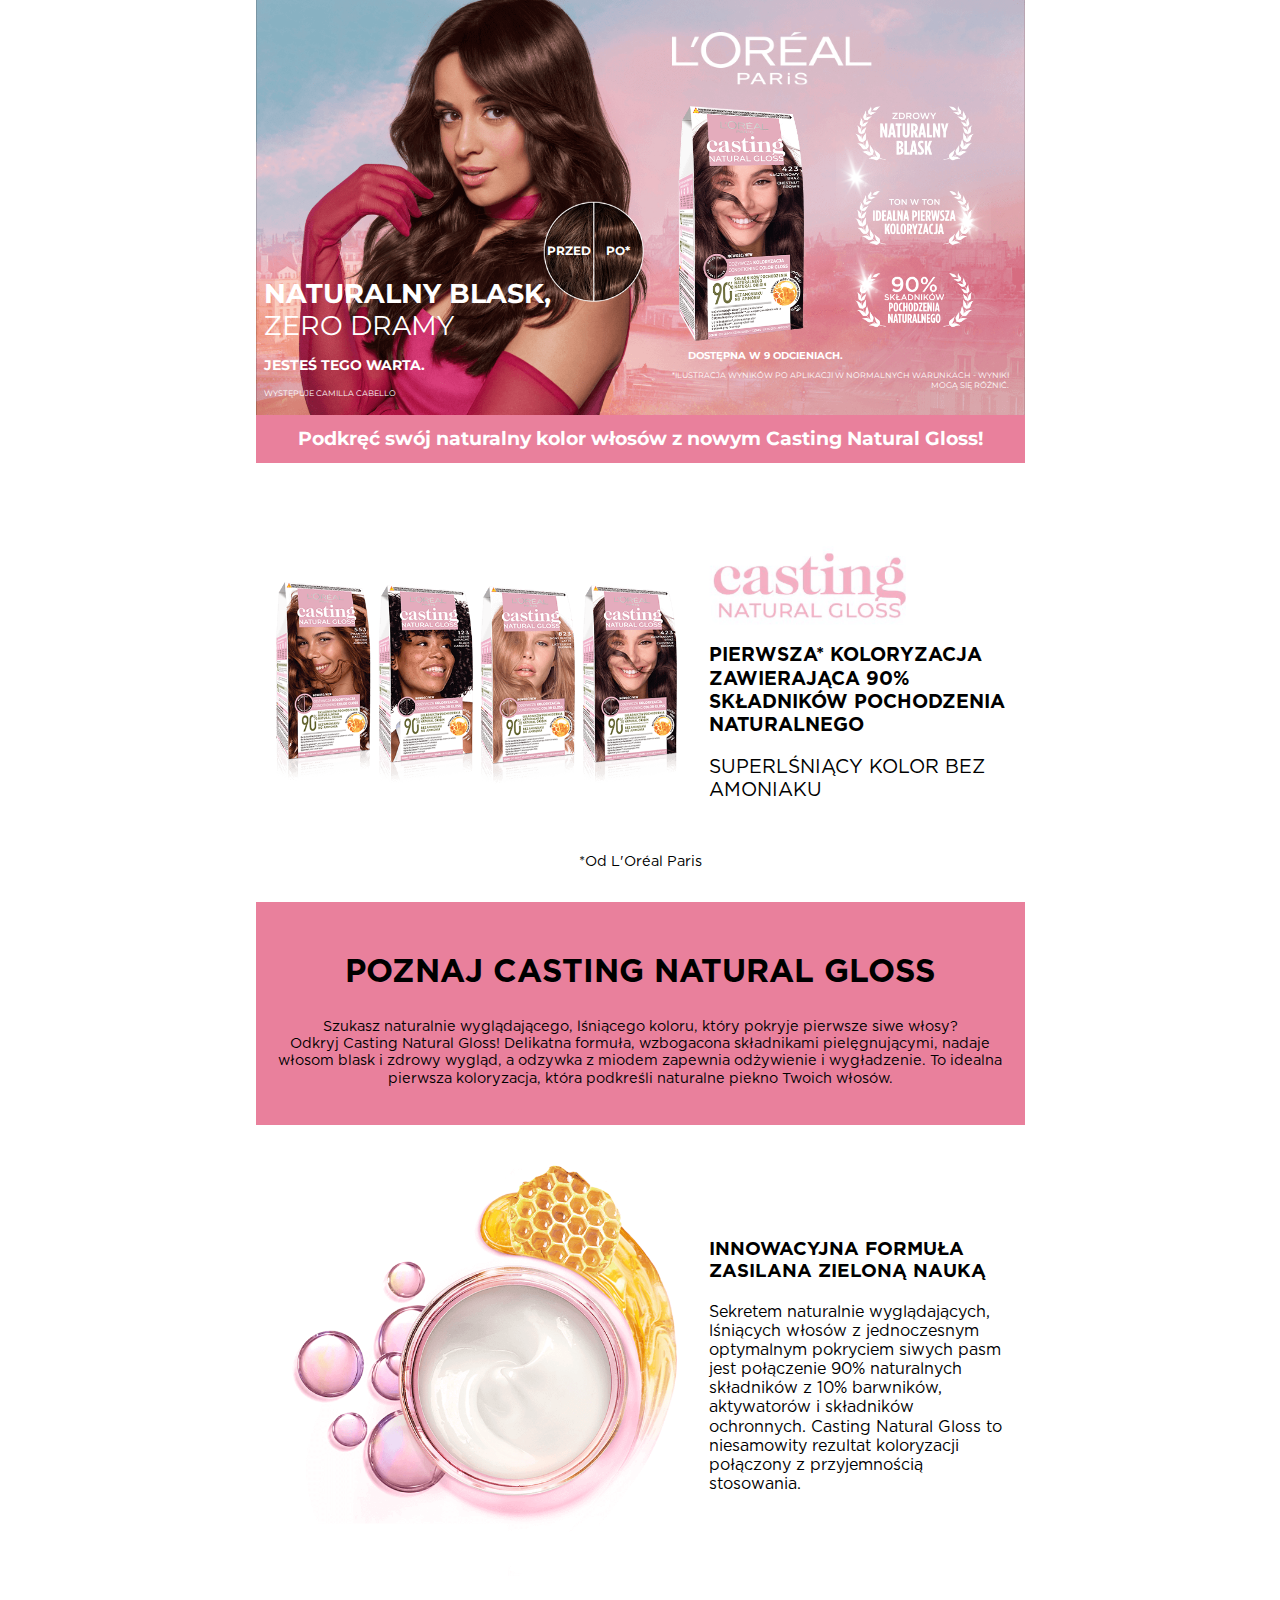
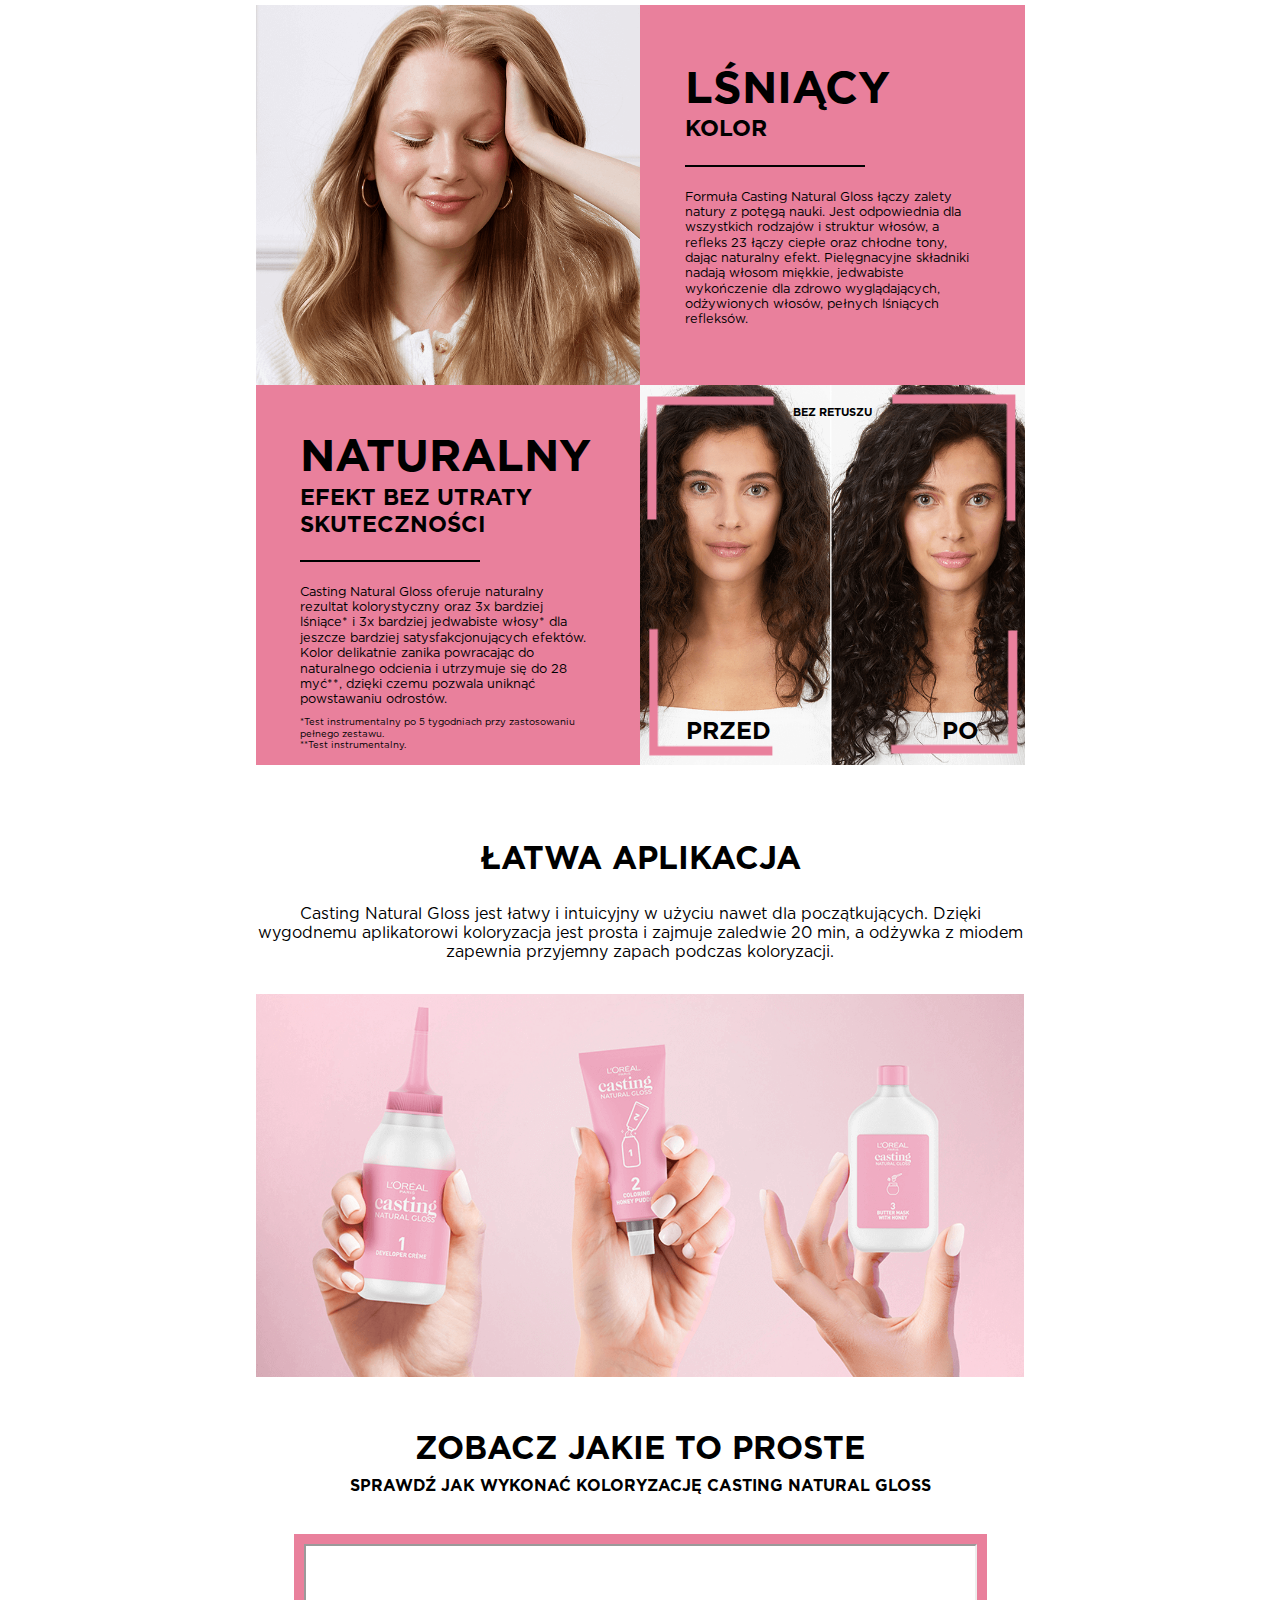
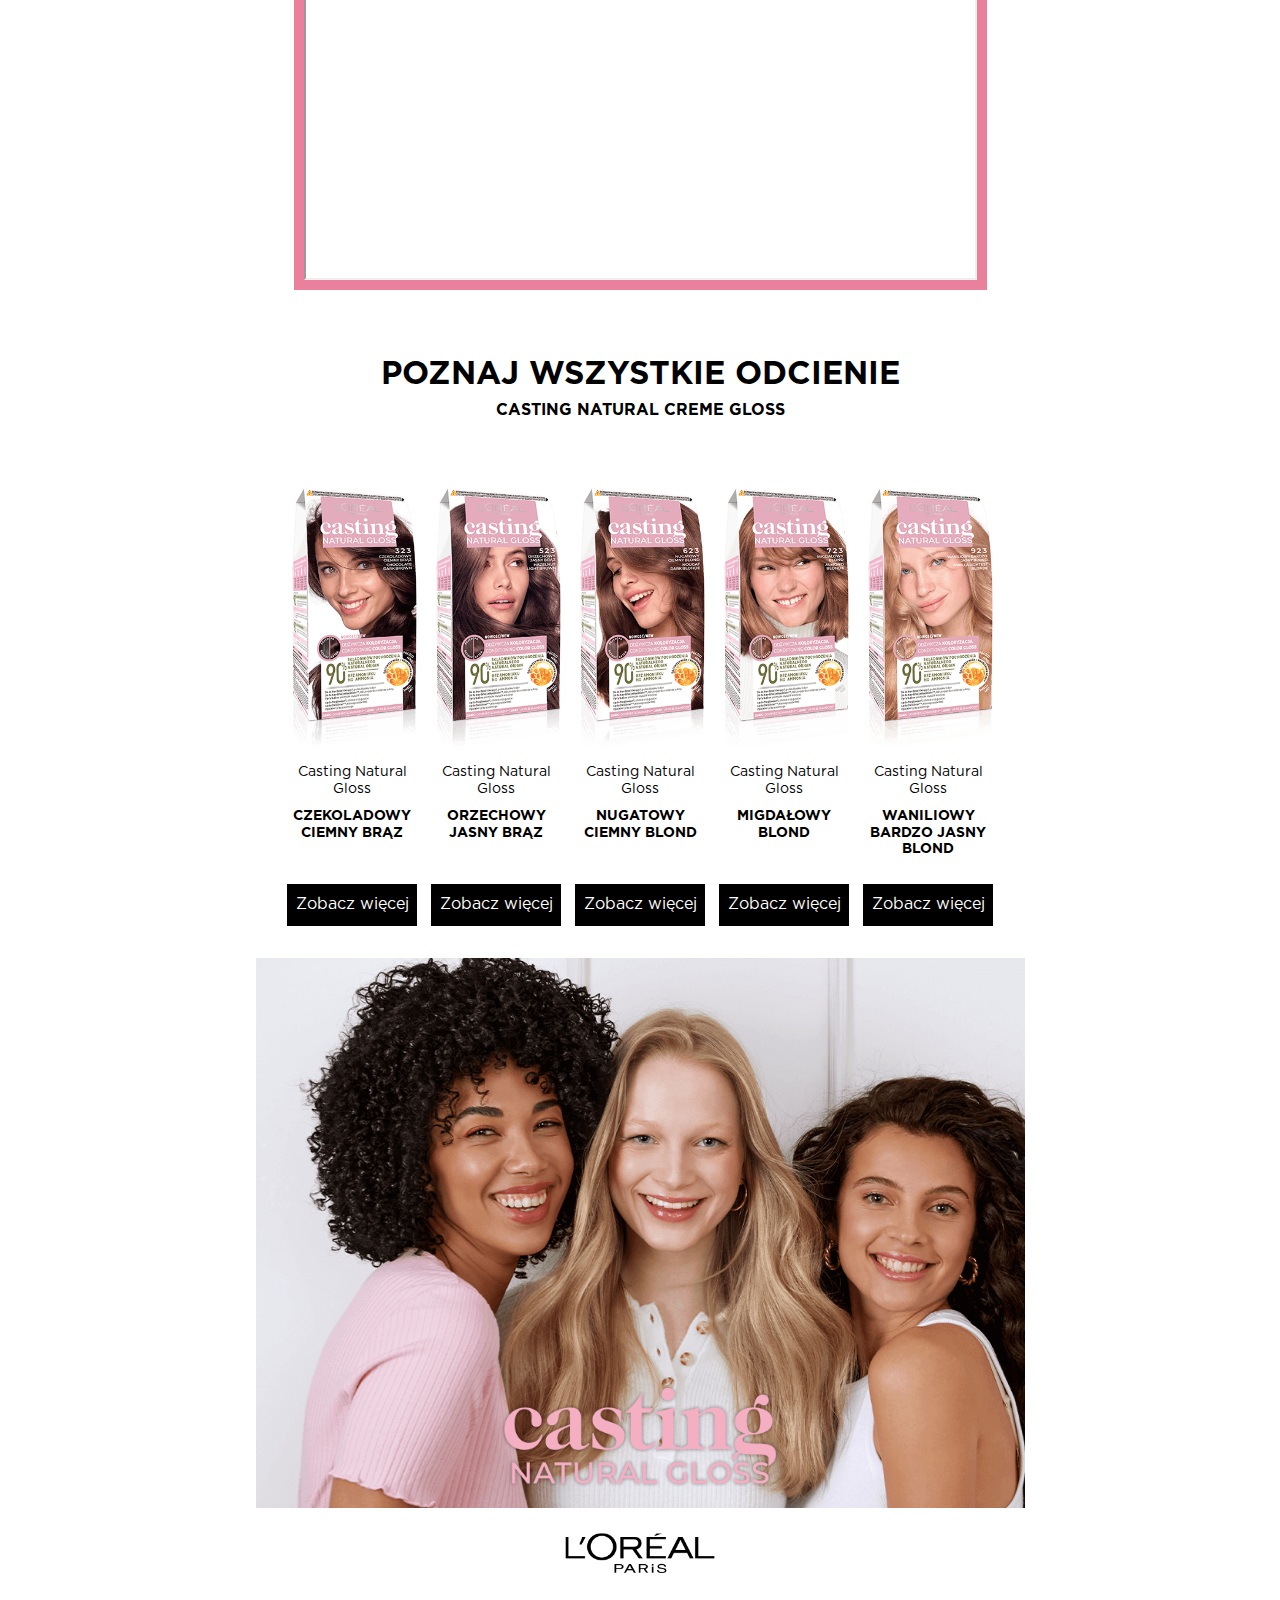
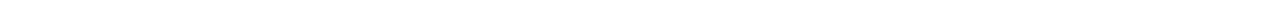
<file: 3600524086077.html>
<!DOCTYPE html>
<html lang="pl">

<head>
  <meta charset="UTF-8" />
  <meta name="viewport" content="width=device-width, initial-scale=1.0" />
  <title>L'Oreal</title>
  <link rel="preconnect" href="https://fonts.googleapis.com" />
  <link rel="preconnect" href="https://fonts.gstatic.com" crossorigin />
  <link
    href="https://fonts.googleapis.com/css2?family=Roboto+Condensed:wght@300;700&family=Roboto:wght@300;500;700;900&display=swap&family=Montserrat:wght@400;700&display=swap"
    rel="stylesheet" />
  <link rel="stylesheet" href="3600524086428/style/style.css" />
</head>

<body>
  <div class="es-RC" id="es-RC-content">
    <section class="es-kv">
      <div class="es-kv__Ctn">
        <div class="es-kv__Ctn--left">
          <div class="es-kv__logoCtn">
            <img src="3600524086428/images/loreal logo.png" class="es-kv__logo">
          </div>
          <div class="es-kv__txtCtn">
            <p class="es-kv__title"><span>Naturalny blask,</span><br />zero dramy</p>
            <p class="es-kv__subtitle">Jesteś tego warta.</p>
            <p class="es-kv__starring">Występuje Camilla Cabello</p>
            <div class="es-kv__before-after">
                <img src="3600524086428/images/before-after.png">
              </div>
          </div>

        </div>
        <div class="es-kv__Ctn--right">
          <div class="es-kv__logoCtn">
            <img src="3600524086428/images/loreal logo.png" class="es-kv__logo">
          </div>
          <div class="es-kv__imgCtn">
            <div class="es-kv__photosCtn">
              <div class="es-kv__photosCtn--1">
                <img src="3600524086428/images/es-kv-packshot.png" class="es-kv__packshot">
                <img src="3600524086428/images/kv-badges.png" class="es-kv__badges">
              </div>
              <!-- <div class="es-kv__before-after">
                <img src="3600524086428/images/before-after.png">
              </div> -->
            </div>
            <p class="es-kv__disc--1">DOstępna w 9 odcieniach.</p>
            <p class="es-kv__disc--2">*Ilustracja wyników po aplikacji w normalnych warunkach - wyniki mogą się różnić.
            </p>
          </div>
        </div>

      </div>

      <p class="es-kv__headline">
        Podkręć swój naturalny kolor włosów z nowym Casting Natural Gloss!
      </p>
    </section>

    <section class="es-features">
      <div class="es-features__Ctn">
        <div class="es-features__Ctn--right">
          <img src="3600524086428/images/natural gloss logo.png" alt="logo lini casting natural gloss"
            class="es-features__img es-features__img--logo" />
          <p class="es-features__headline">
            Pierwsza* koloryzacja zawierająca 90% składników pochodzenia
            naturalnego
          </p>
          <p class="es-features__txt">superlśniący kolor bez amoniaku</p>
        </div>
        <div class="es-features__Ctn--left">
          <img class="es-features__img--packs es-features__img" src="3600524086428/images/packs.png" />
        </div>
      </div>
      <footer class="es-features__footer">*Od L'Oréal Paris</footer>
    </section>
    <section class="es-discover">
      <h2 class="es-discover__header">Poznaj casting natural gloss</h2>
      <p class="es-discover__txt">
        Szukasz naturalnie wyglądającego, lśniącego koloru, który pokryje
        pierwsze siwe włosy? <br />Odkryj Casting Natural Gloss! Delikatna
        formuła, wzbogacona składnikami pielęgnującymi, nadaje włosom blask i
        zdrowy wygląd, a odzywka z miodem zapewnia odżywienie i wygładzenie.
        To idealna pierwsza koloryzacja, która podkreśli naturalne piekno
        Twoich włosów.
      </p>
    </section>
    <section class="es-formula">
      <div>
        <img class="es-formula__img" src="3600524086428/images/es-ingredients.png" />
      </div>
      <div class="es-formula__Ctn--left">
        <h3 class="es-formula__header">
          Innowacyjna formuła zasilana zieloną nauką
        </h3>
        <p class="es-formula__txt">
          Sekretem naturalnie wyglądających, lśniących włosów z jednoczesnym
          optymalnym pokryciem siwych pasm jest połączenie 90% naturalnych
          składników z 10% barwników, aktywatorów i składników ochronnych.
          Casting Natural Gloss to niesamowity rezultat koloryzacji połączony
          z przyjemnością stosowania.
        </p>
      </div>
    </section>

    <section class="es-benefits">
      <div class="es-benefits__container">
        <div class="es-benefits__packshot es-benefits__text--one">
          <img src="3600524086428/images/color.png" alt="uśmiechnięta kobieta z pięknymi włosami" class="es-benefits__img" />
        </div>
        <div class="es-benefits__packshot es-benefits__img--one">
          <div class="es-benefits__content">
            <p class="es-benefits__title"><span>lśniący</span><br />kolor</p>
            <p class="es-benefits__text">
              Formuła Casting Natural Gloss łączy zalety natury z potęgą
              nauki. Jest odpowiednia dla wszystkich rodzajów i struktur
              włosów, a refleks 23 łączy ciepłe oraz chłodne tony, dając
              naturalny efekt. Pielęgnacyjne składniki nadają włosom miękkie,
              jedwabiste wykończenie dla zdrowo wyglądających, odżywionych
              włosów, pełnych lśniących refleksów.
            </p>
          </div>
        </div>
        <div class="es-benefits__packshot es-benefits__img--two">
          <div class="es-benefits__content">
            <p class="es-benefits__title">
              <span>Naturalny</span> <br />
              efekt bez utraty skuteczności
            </p>
            <p class="es-benefits__text">
              Casting Natural Gloss oferuje naturalny rezultat kolorystyczny
              oraz 3x bardziej lśniące* i 3x bardziej jedwabiste włosy* dla
              jeszcze bardziej satysfakcjonujących efektów. Kolor delikatnie
              zanika powracając do naturalnego odcienia i utrzymuje się do 28
              myć**, dzięki czemu pozwala uniknąć powstawaniu odrostów.
            </p>
            <p class="es-benefits__footer">
              *Test instrumentalny po 5 tygodniach przy zastosowaniu pełnego
              zestawu. <br />
              **Test instrumentalny.
            </p>
          </div>
        </div>
        <div class="es-benefits__packshot es-benefits__text--two">
          <img src="3600524086428/images/natural.png" alt="" class="es-benefits__img" />
          <div class="es-benefits__overlay">
            <div class="es-benefits__overlay--top">
              <img src="3600524086428/images/corner.png" alt="" class="es-benefits__overlay--corner-TL" />
              <p class="es-benefits__overlay--txt es-benefits__overlay--txt--top">
                bez retuszu
              </p>
              <img src="3600524086428/images/corner.png" alt="" class="es-benefits__overlay--corner-TR" />
            </div>

            <div class="es-benefits__overlay--bottom">
              <img src="3600524086428/images/corner.png" alt="" class="es-benefits__overlay--corner-BL" />
              <div class="es-benefits__overlay--txt es-benefits__overlay--txt--bottom">
                <p>Przed</p>
                <p>Po</p>
              </div>

              <img src="3600524086428/images/corner.png" alt="" class="es-benefits__overlay--corner-BR" />
            </div>
          </div>
        </div>
      </div>
    </section>
    <section class="es-use">
      <h2 class="es-use__title">Łatwa aplikacja</h2>
      <p class="es-use__txt">Casting Natural Gloss jest łatwy i intuicyjny w użyciu nawet dla początkujących. Dzięki
        wygodnemu aplikatorowi koloryzacja jest prosta i zajmuje zaledwie 20 min, a odżywka z miodem zapewnia przyjemny
        zapach podczas koloryzacji.</p>
      <img class="es-use__img" src="3600524086428/images/steps.png" alt="3 kroki w koloryzacji">
    </section>


    <section class="es-video">
      <h2 class="es-video__title">Zobacz jakie to proste</h2>
      <p class="es-video__text">
        Sprawdź jak wykonać koloryzację casting natural gloss
      </p>
      <div class="es-video__video">
        <iframe src="https://www.youtube.com/embed/n21ccFeIXcA" title="YouTube video player"
          allow="accelerometer; autoplay; clipboard-write; encrypted-media; gyroscope; picture-in-picture"
          allowfullscreen>
        </iframe>
      </div>
    </section>
    <section class="es-colors">
      <h2 class="es-colors__title">
        poznaj wszystkie odcienie
      </h2>
      <p class="es-colors__subtitle">Casting natural creme gloss</p>
      <div class="es-colors__container">

        <div class="es-colors__single">
          <a href="https://www.superpharm.pl/casting-natural-gloss-323-czekoladowy-ciemny-braz-43099.html" target="_blank" class="es-colors__img">
            <img src="3600524086428/images/cross-dark-brown.png" alt="casting natural gloss, kolor czekoladowy ciemny brąz" />
          </a>
          <div class="es-colors__text">
            <p class="es-colors__title--single">Casting Natural Gloss</p>
            <p class="es-colors__desc">
              czekoladowy <br />
              ciemny brąz
            </p>
          </div>
          <a href="https://www.superpharm.pl/casting-natural-gloss-323-czekoladowy-ciemny-braz-43099.html" target="_blank" class="es-colors__btn">Zobacz więcej</a>
        </div>

        <div class="es-colors__single">
          <a href="https://www.superpharm.pl/casting-natural-gloss-523-orzechowy-jasny-braz-43101-1-szt-175582.html" target="_blank" class="es-colors__img">
            <img src="3600524086428/images/cross-light-brown.png" alt="casting natural gloss, kolor orzechowy jasny brąz" />
          </a>
          <div class="es-colors__text">
            <p class="es-colors__title--single">Casting Natural Gloss</p>
            <p class="es-colors__desc">
              orzechowy <br />
              jasny brąz
            </p>
          </div>
          <a href="https://www.superpharm.pl/casting-natural-gloss-523-orzechowy-jasny-braz-43101-1-szt-175582.html" target="_blank" class="es-colors__btn">Zobacz więcej</a>
        </div>

        <div class="es-colors__single">
          <a href="https://www.superpharm.pl/casting-natural-gloss-623-nugatowy-ciemny-blond-43103.html" target="_blank" class="es-colors__img">
            <img src="3600524086428/images/cross-dark-blonde.png" alt="casting natural gloss, kolor nugatowy ciemny blond" />
          </a>
          <div class="es-colors__text">
            <p class="es-colors__title--single">Casting Natural Gloss</p>
            <p class="es-colors__desc">
              nugatowy <br />
              ciemny blond
            </p>
          </div>
          <a href="https://www.superpharm.pl/casting-natural-gloss-623-nugatowy-ciemny-blond-43103.html" target="_blank" class="es-colors__btn">Zobacz więcej</a>
        </div>
        <div class="es-colors__single">
          <a href="https://www.superpharm.pl/casting-natural-gloss-723-migdalowy-blond-43104.html" target="_blank" class="es-colors__img">
            <img src="3600524086428/images/cross-almond-blonde.png" alt="casting natural gloss, kolor migdałowy blond" />
          </a>
          <div class="es-colors__text">
            <p class="es-colors__title--single">Casting Natural Gloss</p>
            <p class="es-colors__desc">
              migdałowy <br />
              blond
            </p>
          </div>
          <a href="https://www.superpharm.pl/casting-natural-gloss-723-migdalowy-blond-43104.html" target="_blank" class="es-colors__btn">Zobacz więcej</a>
        </div>
        <div class="es-colors__single">
          <a href="https://www.superpharm.pl/casting-natural-gloss-923-waniliowy-bardzo-jasny-blond-43106-1-szt-175580.html" target="_blank" class="es-colors__img">
            <img src="3600524086428/images/cross-light-blonde.png"
              alt="casting natural gloss, kolor waniliowy bardzo jasny blond" />
          </a>
          <div class="es-colors__text">
            <p class="es-colors__title--single">Casting Natural Gloss</p>
            <p class="es-colors__desc">
              waniliowy <br />
              bardzo jasny blond
            </p>
          </div>
          <a href="https://www.superpharm.pl/casting-natural-gloss-923-waniliowy-bardzo-jasny-blond-43106-1-szt-175580.html" target="_blank" class="es-colors__btn">Zobacz więcej</a>
        </div>
      </div>
    </section>
    <div class="es-models">
      <img src="3600524086428/images/natural gloss logo--2.png" alt="logo casting natural gloss" class="es-models__img" />
    </div>

    <div class="es-footer">
      <div class="es-footer__logo">
        <img src="3600524086428/images/logo-footer.png" alt="logo L'Oreal Paris" class="es-kv__img" />
      </div>
    </div>
  </div>
</body>

</html>
</file>
<file: 3600524086428/style/style.css>
@import url("https://fonts.googleapis.com/css2?family=Montserrat:wght@400;700&display=swap");
@font-face {
  font-family: "Gotham";
  src: url("../fonts/Gotham-Bold.otf");
  font-weight: 700;
  font-style: normal;
}
@font-face {
  font-family: "Gotham";
  src: url("../fonts/Gotham-Book.otf");
  font-weight: 400;
  font-style: normal;
}
html,
body {
  margin: 0;
  padding: 0;
}

@keyframes es-scaleUp {
  0% {
    transform: scale(1);
  }
  50% {
    transform: scale(1.1);
  }
  100% {
    transform: scale(1);
  }
}
#es-RC-content.es-RC {
  font-family: "Gotham", sans-serif;
  font-size: 16px;
  font-weight: 400;
  line-height: 1.2;
  max-width: 769px;
  margin: 0 auto;
  padding: 0;
  overflow: hidden;
  color: #000;
  background: #fff;
}
#es-RC-content.es-RC * {
  box-sizing: border-box;
}
#es-RC-content.es-RC h2,
#es-RC-content.es-RC h3,
#es-RC-content.es-RC h4,
#es-RC-content.es-RC h5 {
  font-family: "Gotham", sans-serif;
  color: #000;
}
#es-RC-content.es-RC .es-section__title {
  margin: 0;
  padding: 0;
  line-height: inherit;
  color: inherit;
  font-family: inherit;
  font-weight: inherit;
  font-weight: 700;
  text-transform: uppercase;
  font-size: 38px;
  letter-spacing: -1px;
  margin-bottom: 56px;
  font-family: "Gotham", sans-serif;
  text-align: center;
}
#es-RC-content.es-RC .es-section__title span {
  font-weight: 300;
}
#es-RC-content.es-RC .es-kv {
  font-family: "Montserrat", sans-serif;
}
#es-RC-content.es-RC .es-kv img {
  max-width: 100%;
  max-height: auto;
  margin-bottom: 0;
}
#es-RC-content.es-RC .es-kv__Ctn {
  background-image: url(../images/kv-bg.png);
  background-position: right;
  background-size: cover;
  color: #FFF;
}
#es-RC-content.es-RC .es-kv__Ctn--left {
  background-image: url(../images/kv-bg.png);
  background-size: cover;
  background-repeat: no-repeat;
  text-transform: uppercase;
  padding: 0rem 0.5rem 0.5rem 0.5rem;
  min-height: 330px;
  display: flex;
  flex-direction: column;
  align-items: space-around;
}
#es-RC-content.es-RC .es-kv__txtCtn {
  margin-top: 2rem;
  position: relative;
}
#es-RC-content.es-RC .es-kv__txtCtn .es-kv__before-after {
  position: absolute;
  left: 55%;
  top: 43%;
  transform: translate(-50%, -50%);
  scale: 0.6;
  animation: es-scaleUp 6s ease-in-out 0s infinite normal forwards;
}
@media (min-width: 330px) {
  #es-RC-content.es-RC .es-kv__txtCtn .es-kv__before-after {
    top: 30%;
  }
}
@media (min-width: 420px) {
  #es-RC-content.es-RC .es-kv__txtCtn .es-kv__before-after {
    top: unset;
    left: 83%;
    scale: 1;
  }
}
@media (min-width: 530px) {
  #es-RC-content.es-RC .es-kv__txtCtn .es-kv__before-after {
    right: -22%;
    left: unset;
    bottom: 25%;
    scale: 0.8;
    z-index: 1;
  }
}
@media (min-width: 608px) {
  #es-RC-content.es-RC .es-kv__txtCtn .es-kv__before-after {
    bottom: 16%;
  }
}
@media (min-width: 646px) {
  #es-RC-content.es-RC .es-kv__txtCtn .es-kv__before-after {
    bottom: 32%;
    right: -18%;
    scale: 0.9;
  }
}
#es-RC-content.es-RC .es-kv__txtCtn .es-kv__before-after img {
  margin: auto;
  display: block;
}
#es-RC-content.es-RC .es-kv__txtCtn .es-kv__before-after::before {
  content: "PRZED";
  position: absolute;
  left: 25%;
  top: 50%;
  transform: translate(-50%, -50%);
  font-family: "Montserrat", sans-serif;
  font-weight: 700;
}
#es-RC-content.es-RC .es-kv__txtCtn .es-kv__before-after::after {
  content: "PO*";
  position: absolute;
  left: 75%;
  top: 50%;
  transform: translate(-50%, -50%);
  font-family: "Montserrat", sans-serif;
  font-weight: 700;
}
#es-RC-content.es-RC .es-kv__title {
  font-size: 1.7rem;
  margin-bottom: 0;
}
#es-RC-content.es-RC .es-kv__title span {
  font-weight: 700;
}
#es-RC-content.es-RC .es-kv__subtitle {
  font-weight: 700;
  font-size: 0.9rem;
}
#es-RC-content.es-RC .es-kv__starring {
  font-size: 0.5rem;
}
#es-RC-content.es-RC .es-kv__logoCtn {
  padding: 2rem;
  display: grid;
  place-items: center;
}
#es-RC-content.es-RC .es-kv__logo {
  width: 200px;
}
#es-RC-content.es-RC .es-kv__Ctn--right .es-kv__logoCtn {
  display: none;
}
#es-RC-content.es-RC .es-kv__imgCtn {
  padding: 1rem;
}
#es-RC-content.es-RC .es-kv__photosCtn {
  display: flex;
  flex-direction: column-reverse;
  align-items: center;
  justify-content: center;
  gap: 2rem;
}
#es-RC-content.es-RC .es-kv__photosCtn--1 {
  display: flex;
  flex-direction: column;
  align-items: center;
  gap: 2rem;
}
#es-RC-content.es-RC .es-kv__photosCtn--1 .es-kv__packshot {
  max-width: 80%;
}
#es-RC-content.es-RC .es-kv__disc--1 {
  text-transform: uppercase;
  font-weight: 700;
  text-align: left;
}
#es-RC-content.es-RC .es-kv__disc--2 {
  text-transform: uppercase;
  text-align: right;
  font-size: 0.5rem;
}
#es-RC-content.es-RC .es-kv__headline {
  font-weight: 700;
  text-align: center;
  color: white;
  background-color: #e9809c;
  font-size: 1.2rem;
  padding: 0.8rem;
  margin-top: 0;
}
@media (min-width: 420px) {
  #es-RC-content.es-RC .es-kv__Ctn {
    display: flex;
    flex-direction: row;
    background-position: center;
    align-items: flex-end;
  }
  #es-RC-content.es-RC .es-kv__Ctn--left {
    background-image: none;
    width: 50%;
    display: flex;
    flex-direction: column;
    justify-items: end;
  }
  #es-RC-content.es-RC .es-kv__Ctn--left .es-kv__logoCtn {
    display: none;
  }
  #es-RC-content.es-RC .es-kv__Ctn--left .es-kv__txtCtn {
    margin-top: auto;
  }
  #es-RC-content.es-RC .es-kv__Ctn--right {
    width: 50%;
  }
  #es-RC-content.es-RC .es-kv__Ctn--right .es-kv__logoCtn {
    display: block;
  }
  #es-RC-content.es-RC .es-kv__logoCtn {
    padding-bottom: 0;
    display: block;
  }
  #es-RC-content.es-RC .es-kv__photosCtn {
    flex-direction: row;
    position: relative;
  }
  #es-RC-content.es-RC .es-kv__photosCtn--1 {
    flex-direction: row;
    justify-content: center;
    order: 2;
  }
  #es-RC-content.es-RC .es-kv__before-after {
    position: absolute;
    bottom: 0;
    left: -9%;
    width: 30%;
    max-width: 120px;
    font-size: 0.5rem;
  }
  #es-RC-content.es-RC .es-kv__packshot {
    width: 37%;
    scale: 1;
    transition: all 0.2s ease-in;
  }
  #es-RC-content.es-RC .es-kv__packshot:hover {
    scale: 1.05;
  }
  #es-RC-content.es-RC .es-kv__badges {
    width: 44%;
  }
  #es-RC-content.es-RC .es-kv__disc--1 {
    font-size: 0.6rem;
    margin-left: 2rem;
  }
}
@media (min-width: 650px) {
  #es-RC-content.es-RC .es-kv__before-after {
    font-size: 0.8rem;
  }
}
#es-RC-content.es-RC .es-features {
  padding-block: 2rem;
}
#es-RC-content.es-RC .es-features__Ctn {
  display: flex;
  flex-direction: column;
  align-items: center;
  padding: 2rem 1rem;
  text-align: center;
}
#es-RC-content.es-RC .es-features__img {
  display: block;
  width: 100%;
  margin: auto;
}
#es-RC-content.es-RC .es-features__img--logo {
  max-width: 200px;
}
#es-RC-content.es-RC .es-features__headline {
  text-transform: uppercase;
  font-weight: 700;
  font-size: 1.2rem;
}
#es-RC-content.es-RC .es-features__txt {
  text-transform: uppercase;
  font-size: 1.2rem;
}
#es-RC-content.es-RC .es-features__footer {
  text-align: center;
  font-size: 0.9rem;
}
@media (min-width: 695px) {
  #es-RC-content.es-RC .es-features__Ctn {
    flex-direction: row-reverse;
    text-align: left;
  }
  #es-RC-content.es-RC .es-features__Ctn--right {
    padding-left: 2rem;
    max-width: 45%;
  }
  #es-RC-content.es-RC .es-features__img {
    margin: unset;
  }
}
#es-RC-content.es-RC .es-discover {
  background-color: #e9809c;
  text-align: center;
  padding-block: 1.5rem;
  padding-inline: 1rem;
}
#es-RC-content.es-RC .es-discover__header {
  font-size: 2rem;
  text-transform: uppercase;
  font-weight: 700;
}
#es-RC-content.es-RC .es-discover__txt {
  font-size: 0.9rem;
}
#es-RC-content.es-RC .es-formula {
  display: flex;
  flex-direction: column;
  align-items: center;
  padding-block: 1.5rem;
  padding-inline: 1rem;
}
#es-RC-content.es-RC .es-formula__header {
  text-transform: uppercase;
  font-weight: 700;
}
#es-RC-content.es-RC .es-formula__img {
  width: 100%;
  height: auto;
}
@media (min-width: 695px) {
  #es-RC-content.es-RC .es-formula {
    flex-direction: row;
  }
  #es-RC-content.es-RC .es-formula__Ctn--left {
    max-width: 45%;
    padding-left: 2rem;
  }
}
#es-RC-content.es-RC .es-benefits__container {
  width: 100%;
  display: grid;
  grid-template-columns: repeat(1, 1fr);
}
#es-RC-content.es-RC .es-benefits__packshot {
  overflow: hidden;
}
#es-RC-content.es-RC .es-benefits__img {
  max-width: 100%;
  height: 100%;
  margin: auto;
  display: block;
}
#es-RC-content.es-RC .es-benefits__content {
  height: 100%;
  min-height: 380px;
  padding: 2.8rem;
  display: flex;
  flex-direction: column;
  justify-content: center;
  background-color: #e9809c;
}
#es-RC-content.es-RC .es-benefits__title {
  font-size: 1.4rem;
  text-transform: uppercase;
  font-weight: 700;
  margin-top: 0;
}
#es-RC-content.es-RC .es-benefits__title span {
  font-size: 2.8rem;
}
#es-RC-content.es-RC .es-benefits__title:after {
  content: "";
  display: block;
  width: 180px;
  height: 2px;
  margin-top: 20px;
  border-bottom: 2px solid black;
}
#es-RC-content.es-RC .es-benefits__text {
  margin: 0;
  padding: 0;
  line-height: inherit;
  color: inherit;
  font-family: inherit;
  font-weight: inherit;
  font-size: 0.8rem;
}
#es-RC-content.es-RC .es-benefits__text--one {
  order: 1;
}
#es-RC-content.es-RC .es-benefits__img--one {
  order: 2;
}
#es-RC-content.es-RC .es-benefits__text--two {
  order: 3;
  position: relative;
}
#es-RC-content.es-RC .es-benefits__img--two {
  order: 4;
}
#es-RC-content.es-RC .es-benefits__footer {
  font-size: 0.6rem;
  margin-bottom: -2rem;
}
#es-RC-content.es-RC .es-benefits__overlay {
  position: absolute;
  z-index: 1;
  left: 50%;
  top: 50%;
  transform: translate(-50%, -50%);
  display: flex;
  flex-direction: column;
  justify-content: space-between;
  height: 95%;
  width: 95%;
}
#es-RC-content.es-RC .es-benefits__overlay--top {
  display: flex;
  flex-direction: row;
  justify-content: space-between;
  align-items: flex-start;
}
#es-RC-content.es-RC .es-benefits__overlay--bottom {
  display: flex;
  flex-direction: row;
  justify-content: space-between;
  align-items: flex-end;
}
#es-RC-content.es-RC .es-benefits__overlay--txt {
  font-weight: 700;
  text-transform: uppercase;
  text-align: center;
}
#es-RC-content.es-RC .es-benefits__overlay--txt--top {
  font-size: 0.7rem;
}
#es-RC-content.es-RC .es-benefits__overlay--txt--bottom {
  font-size: 1.5rem;
  width: 100px;
  height: 3rem;
  width: 80%;
  position: absolute;
  display: flex;
  flex-direction: row;
  justify-content: space-between;
  align-items: center;
  transform: translate(-50%);
  left: 50%;
}
#es-RC-content.es-RC .es-benefits__overlay--corner {
  transform-origin: center;
}
#es-RC-content.es-RC .es-benefits__overlay--corner-TL {
  rotate: -90deg;
}
#es-RC-content.es-RC .es-benefits__overlay--corner-BL {
  rotate: 180deg;
}
#es-RC-content.es-RC .es-benefits__overlay--corner-BR {
  rotate: 90deg;
}
#es-RC-content.es-RC .es-use {
  padding-top: 3rem;
  text-align: center;
}
#es-RC-content.es-RC .es-use__title {
  font-weight: 700;
  text-transform: uppercase;
  font-size: 2rem;
}
#es-RC-content.es-RC .es-use__txt {
  margin-bottom: 2rem;
}
#es-RC-content.es-RC .es-use__img {
  max-width: 100%;
  height: auto;
}
#es-RC-content.es-RC .es-video {
  display: flex;
  flex-direction: column;
  justify-content: center;
  align-items: center;
  padding-top: 3rem;
  text-align: center;
  text-transform: uppercase;
  font-weight: 700;
}
#es-RC-content.es-RC .es-video__title {
  font-size: 2rem;
  margin: 0;
  padding: 0;
}
#es-RC-content.es-RC .es-video__text {
  margin: 0;
  padding: 0;
  padding-top: 0.5rem;
}
#es-RC-content.es-RC .es-video__video {
  width: 100%;
  aspect-ratio: 16/9;
  padding: 3rem;
}
#es-RC-content.es-RC .es-video__video iframe {
  width: 100%;
  height: 100%;
  outline: 10px solid #e9809c;
}
#es-RC-content.es-RC .es-colors {
  display: flex;
  flex-direction: column;
  justify-content: center;
  align-items: center;
  text-align: center;
}
#es-RC-content.es-RC .es-colors__title {
  text-transform: uppercase;
  font-weight: 700;
  font-size: 2rem;
  margin-bottom: 0.5rem;
}
#es-RC-content.es-RC .es-colors__subtitle {
  text-transform: uppercase;
  font-weight: 700;
  margin-top: 0;
}
#es-RC-content.es-RC .es-colors__container {
  display: flex;
  flex-wrap: wrap;
  justify-content: center;
  height: auto;
  padding: 32px 0;
  gap: 10px;
}
#es-RC-content.es-RC .es-colors__single {
  display: flex;
  flex-direction: column;
  height: auto;
  margin: 0 2px;
  max-width: 130px;
}
#es-RC-content.es-RC .es-colors__img {
  margin-top: 20px;
  width: 100%;
}
#es-RC-content.es-RC .es-colors__img img {
  width: 100%;
  scale: 1;
  transition: all 0.2s ease-in-out;
}
#es-RC-content.es-RC .es-colors__img img:hover {
  scale: 1.1;
}
#es-RC-content.es-RC .es-colors__img:hover ~ .es-colors__btn {
  background-color: #e9809c;
  transition: all 0.2s ease-in-out;
}
#es-RC-content.es-RC .es-colors__text {
  height: 100%;
  margin: 0;
  padding: 0;
  line-height: inherit;
  color: inherit;
  font-family: inherit;
  font-weight: inherit;
  font-weight: 0;
  display: flex;
  flex-direction: column;
  text-align: center;
  font-size: 14px;
}
#es-RC-content.es-RC .es-colors__text p,
#es-RC-content.es-RC .es-colors__text h2 {
  margin: 5px 0;
}
#es-RC-content.es-RC .es-colors__title--single {
  text-align: center;
}
#es-RC-content.es-RC .es-colors__desc {
  font-weight: 700;
  text-transform: uppercase;
}
#es-RC-content.es-RC .es-colors__btn {
  background-color: #000;
  color: #fff;
  text-decoration: none;
  text-align: center;
  padding: 0.7rem 0;
  margin-top: 1.3rem;
}
#es-RC-content.es-RC .es-colors__btn:hover {
  background-color: #e9809c;
}
#es-RC-content.es-RC .es-models {
  background-image: url("../images/shiny-happy-people.png");
  background-repeat: no-repeat;
  background-position: 38% center;
  background-size: cover;
  min-height: 550px;
  display: flex;
  justify-content: center;
}
#es-RC-content.es-RC .es-models__img {
  margin: auto 0;
  margin-bottom: 20px;
  max-width: 280px;
}
#es-RC-content.es-RC .es-footer {
  display: flex;
  justify-content: center;
  align-items: center;
  padding: 25px;
}
#es-RC-content.es-RC .es-footer__logo img {
  max-width: 150px;
}
@media screen and (min-width: 695px) {
  #es-RC-content.es-RC .es-benefits__container {
    display: grid;
    grid-template-columns: repeat(2, 1fr);
  }
  #es-RC-content.es-RC .es-benefits__text--one {
    order: 1;
  }
  #es-RC-content.es-RC .es-benefits__img--one {
    order: 2;
  }
  #es-RC-content.es-RC .es-benefits__text--two {
    order: 4;
  }
  #es-RC-content.es-RC .es-benefits__img--two {
    order: 3;
  }
}/*# sourceMappingURL=style.css.map */
</file>
